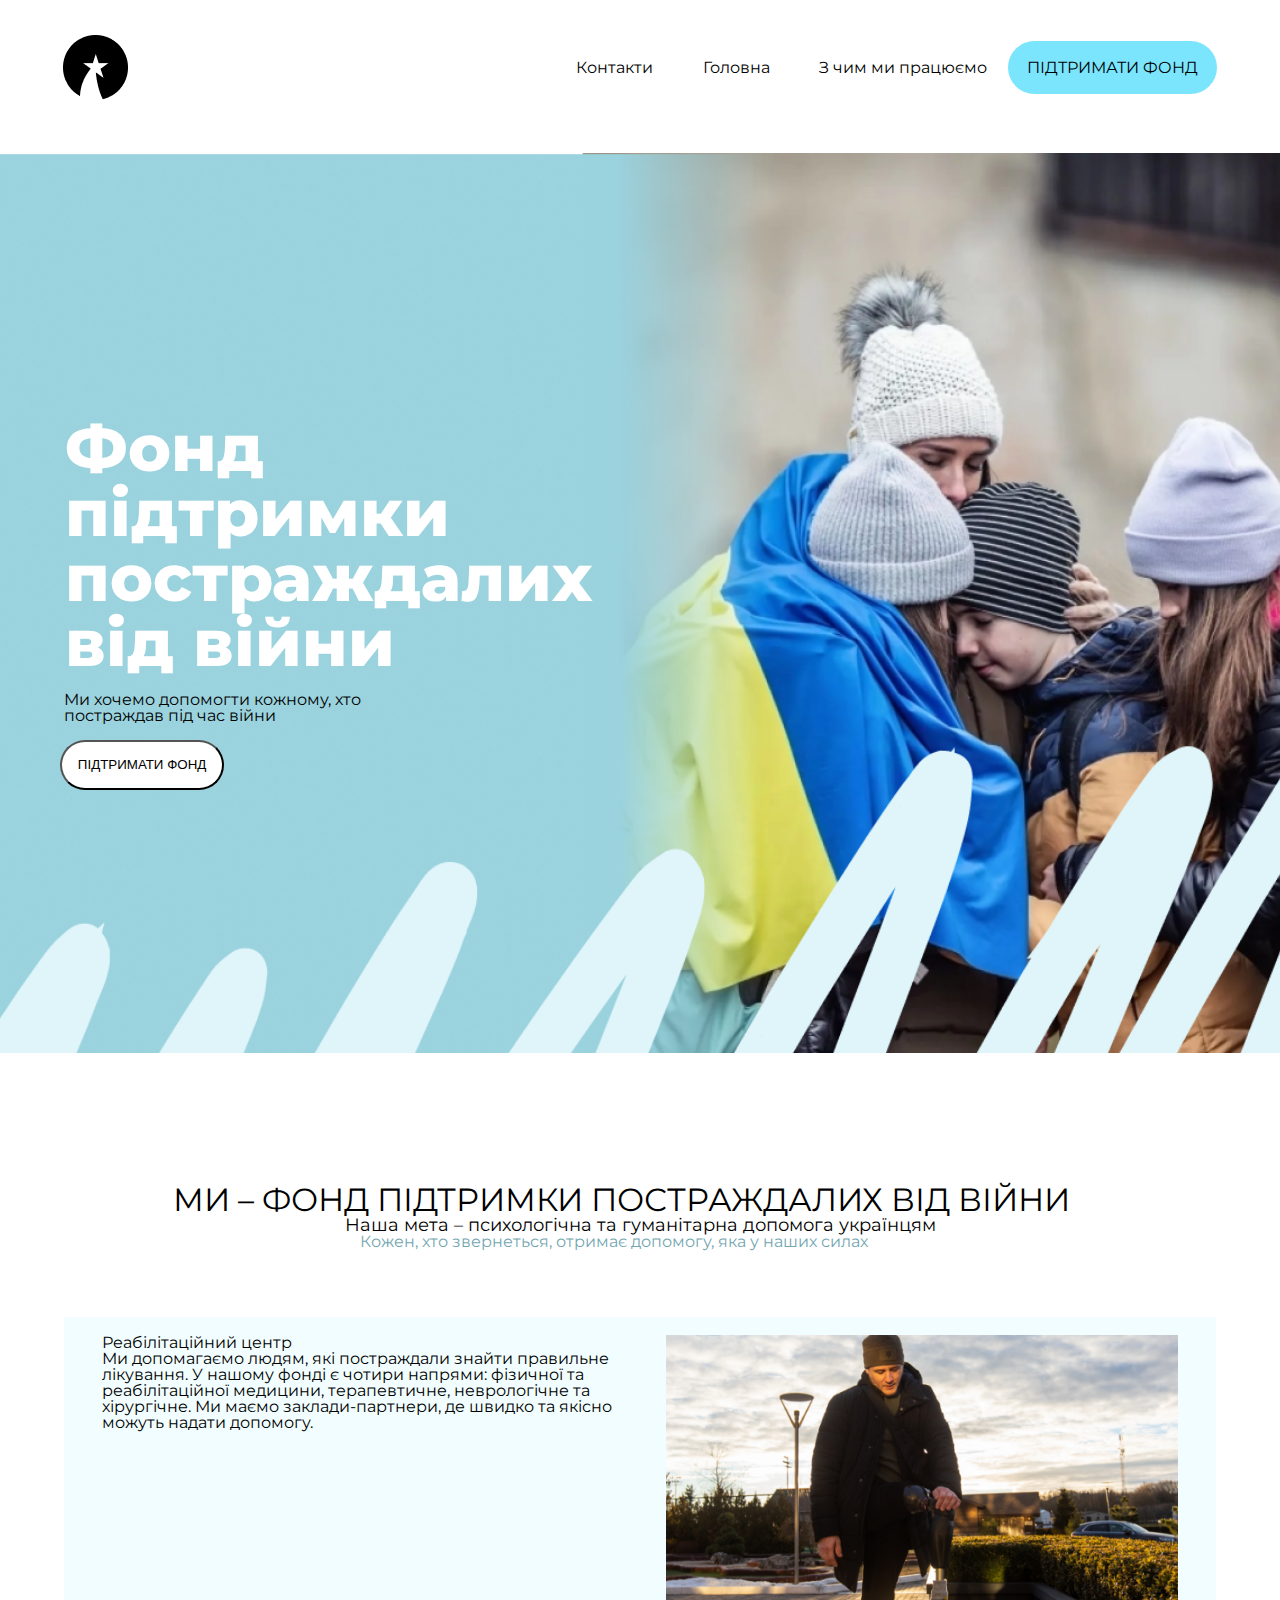
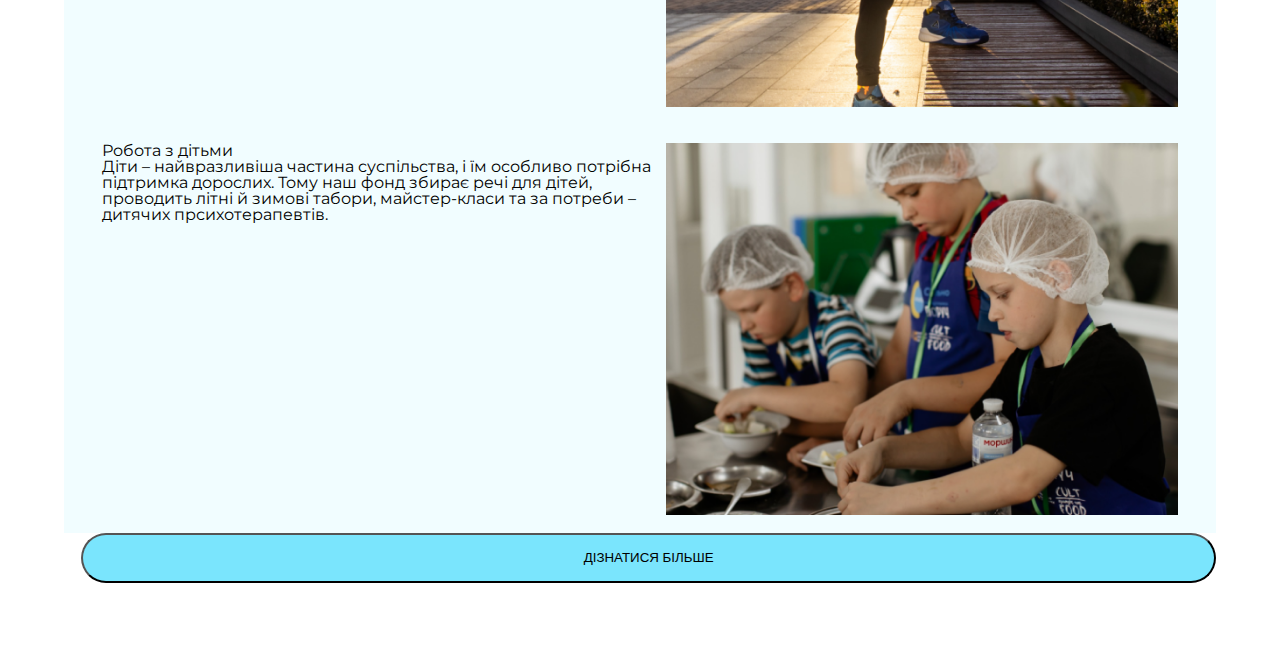
<file: index.html>
<!DOCTYPE html>
<html lang="en">
<head>
    <meta charset="UTF-8">
    <meta name="viewport" content="width=device-width, initial-scale=1.0">
    <title>Document</title>
    <link rel="preconnect" href="https://fonts.googleapis.com">
    <link rel="preconnect" href="https://fonts.gstatic.com" crossorigin>
    <link href="https://fonts.googleapis.com/css2?family=Montserrat:wght@100..900&display=swap" rel="stylesheet">
    <link rel="stylesheet" type="text/css" href="./reset.css" />
    <link rel="stylesheet" href="./style.css" />
</head>
<body>
    <header class="header-container">
       <img src="./assets/images/Subtract.png" class="logo" alt="Матір з трьома дітьми обіймається на холодній вулиці, гріючись під пропором України" />  
        <ul class="menu-list">
                <li class="menu-item">Контакти</li>
                <li class="menu-item">Головна</li>
                <li class="menu-item">З чим ми працюємо</li>
                <li class="menu-item blue-button">Підтримати фонд</li>
        </ul>
    </header>
    <section class="first-screen">
        <article class="first-screen-container">
            <h1 class="main-title">Фонд підтримки постраждалих від війни</h1>
            <h3 class="main-description">Ми хочемо допомогти кожному, хто постраждав під час війни</h3>
            <button class="blue-button white-button">Підтримати фонд</button>
        </article>
    </section>
    <section class="description-screen">
        <article class="description-title">
            <h2 class="descr-header">Ми – фонд підтримки постраждалих від війни</h2>
            <h3 class="descr-sub-header">Наша мета – психологічна та гуманітарна допомога українцям</h3>
            <p class="descr-text blue-text" >Кожен, хто звернеться, отримає допомогу, яка у наших силах</p>
        </article>    
        <article class="description-block">
            <div class="flex-wrapper">
            <h3 class="descr-son-header">Реабілітаційний центр</h3>
            <p class="descr-son-text">Ми допомагаємо людям, які постраждали знайти правильне лікування. У нашому фонді є чотири напрями: фізичної та реабілітаційної медицини, терапевтичне, неврологічне та хірургічне. Ми маємо заклади-партнери, де швидко та якісно можуть надати допомогу.</p>
            </div>
            <img src="./assets/images/man_without_leg.png" alt="Чоловік, який має протез замість втраченої ноги дивиться на нього" class="block-img" />
        </article>
        <article class="description-block">
            <div class="flex-wrapper">
                <h3 class="descr-son-header">Робота з дітьми</h3>
                <p class="descr-son-text">Діти – найвразливіша частина суспільства, і їм особливо потрібна підтримка дорослих. Тому наш фонд збирає речі для дітей, проводить літні й зимові табори, майстер-класи та за потреби – дитячих прсихотерапевтів.</p>
            </div>
            <img src="./assets/images/Children.png" alt="Троє дітей бавляться ліплячи тісто" class="block-img" />
        </article>
        <button class="blue-button">Дізнатися більше</button>
    </section>
</body>
</html>
</file>
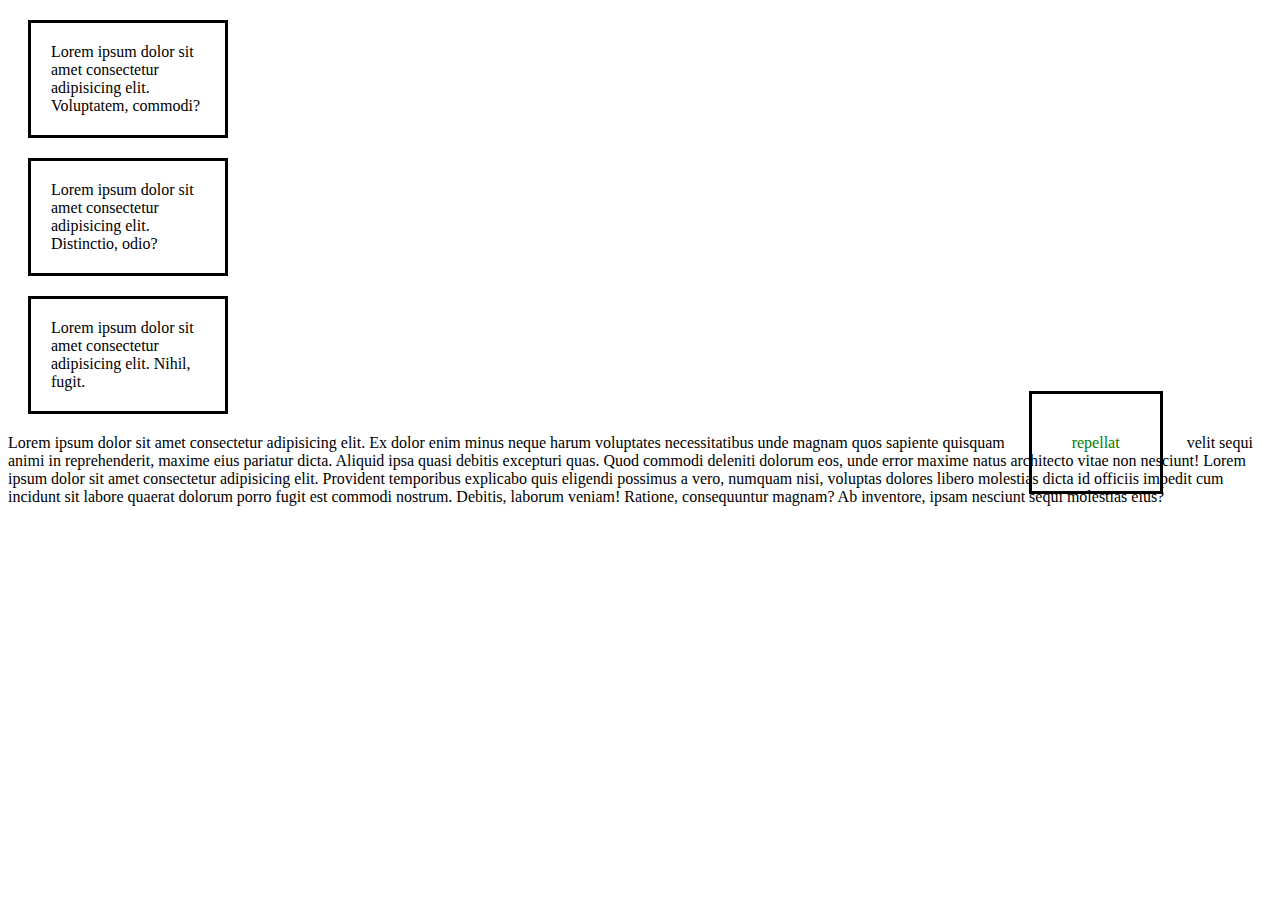
<file: block-model.html>
<!DOCTYPE html>
<html lang="en">
<head>
    <meta charset="UTF-8">
    <meta name="viewport" content="width=device-width, initial-scale=1.0">
    <title>Blocks</title>
    <link rel="stylesheet" href="./blocks.css" />
</head>
<body>
    <div class="box one">Lorem ipsum dolor sit amet consectetur adipisicing elit. Voluptatem, commodi?</div>
    <div class="box two">Lorem ipsum dolor sit amet consectetur adipisicing elit. Distinctio, odio?</div>
    <div class="box">Lorem ipsum dolor sit amet consectetur adipisicing elit. Nihil, fugit.</div>
    <p>Lorem ipsum dolor sit amet consectetur adipisicing elit. Ex dolor enim minus neque harum voluptates necessitatibus unde magnam quos sapiente quisquam <span>repellat</span> velit sequi animi in reprehenderit, maxime eius pariatur dicta. Aliquid ipsa quasi debitis excepturi quas. Quod commodi deleniti dolorum eos, unde error maxime natus architecto vitae non nesciunt! Lorem ipsum dolor sit amet consectetur adipisicing elit. Provident temporibus explicabo quis eligendi possimus a vero, numquam nisi, voluptas dolores libero molestias dicta id officiis impedit cum incidunt sit labore quaerat dolorum porro fugit est commodi nostrum. Debitis, laborum veniam! Ratione, consequuntur magnam? Ab inventore, ipsam nesciunt sequi molestias eius?</p>
</body>
</html>
</file>
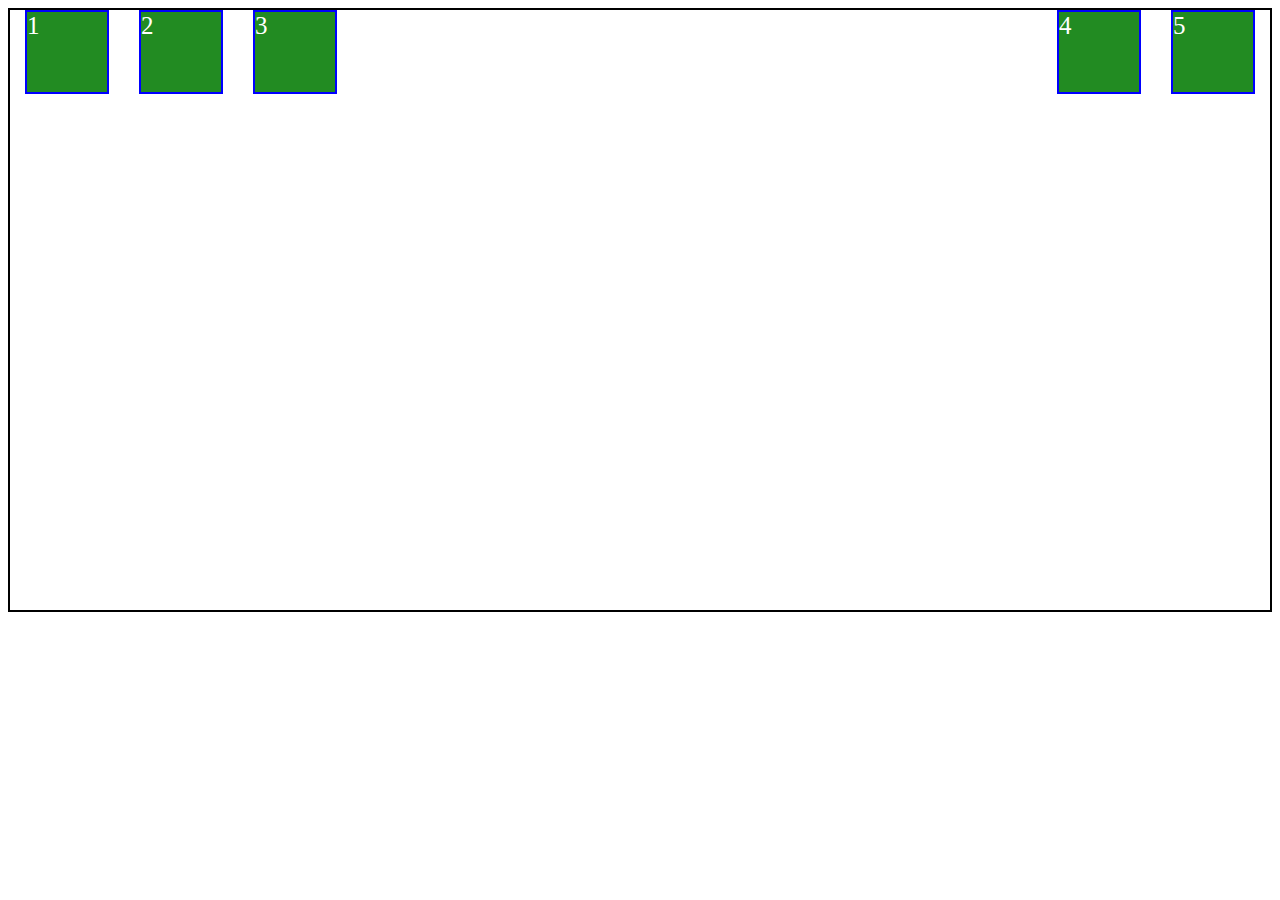
<file: flexbox.html>
<!DOCTYPE html>
<html lang="en">
<head>
    <meta charset="UTF-8">
    <meta name="viewport" content="width=device-width, initial-scale=1.0">
    <title>Document</title>
    <link rel="stylesheet" href="./flex.css" />
</head>
<body>
    <section class="parent">
       <div class="item">1</div>
       <div class="item">2</div>
       <div class="item third">3</div>
       <div class="item fourth">4</div>
       <div class="item fiveth">5</div>
    </section>
</body>
</html>
</file>
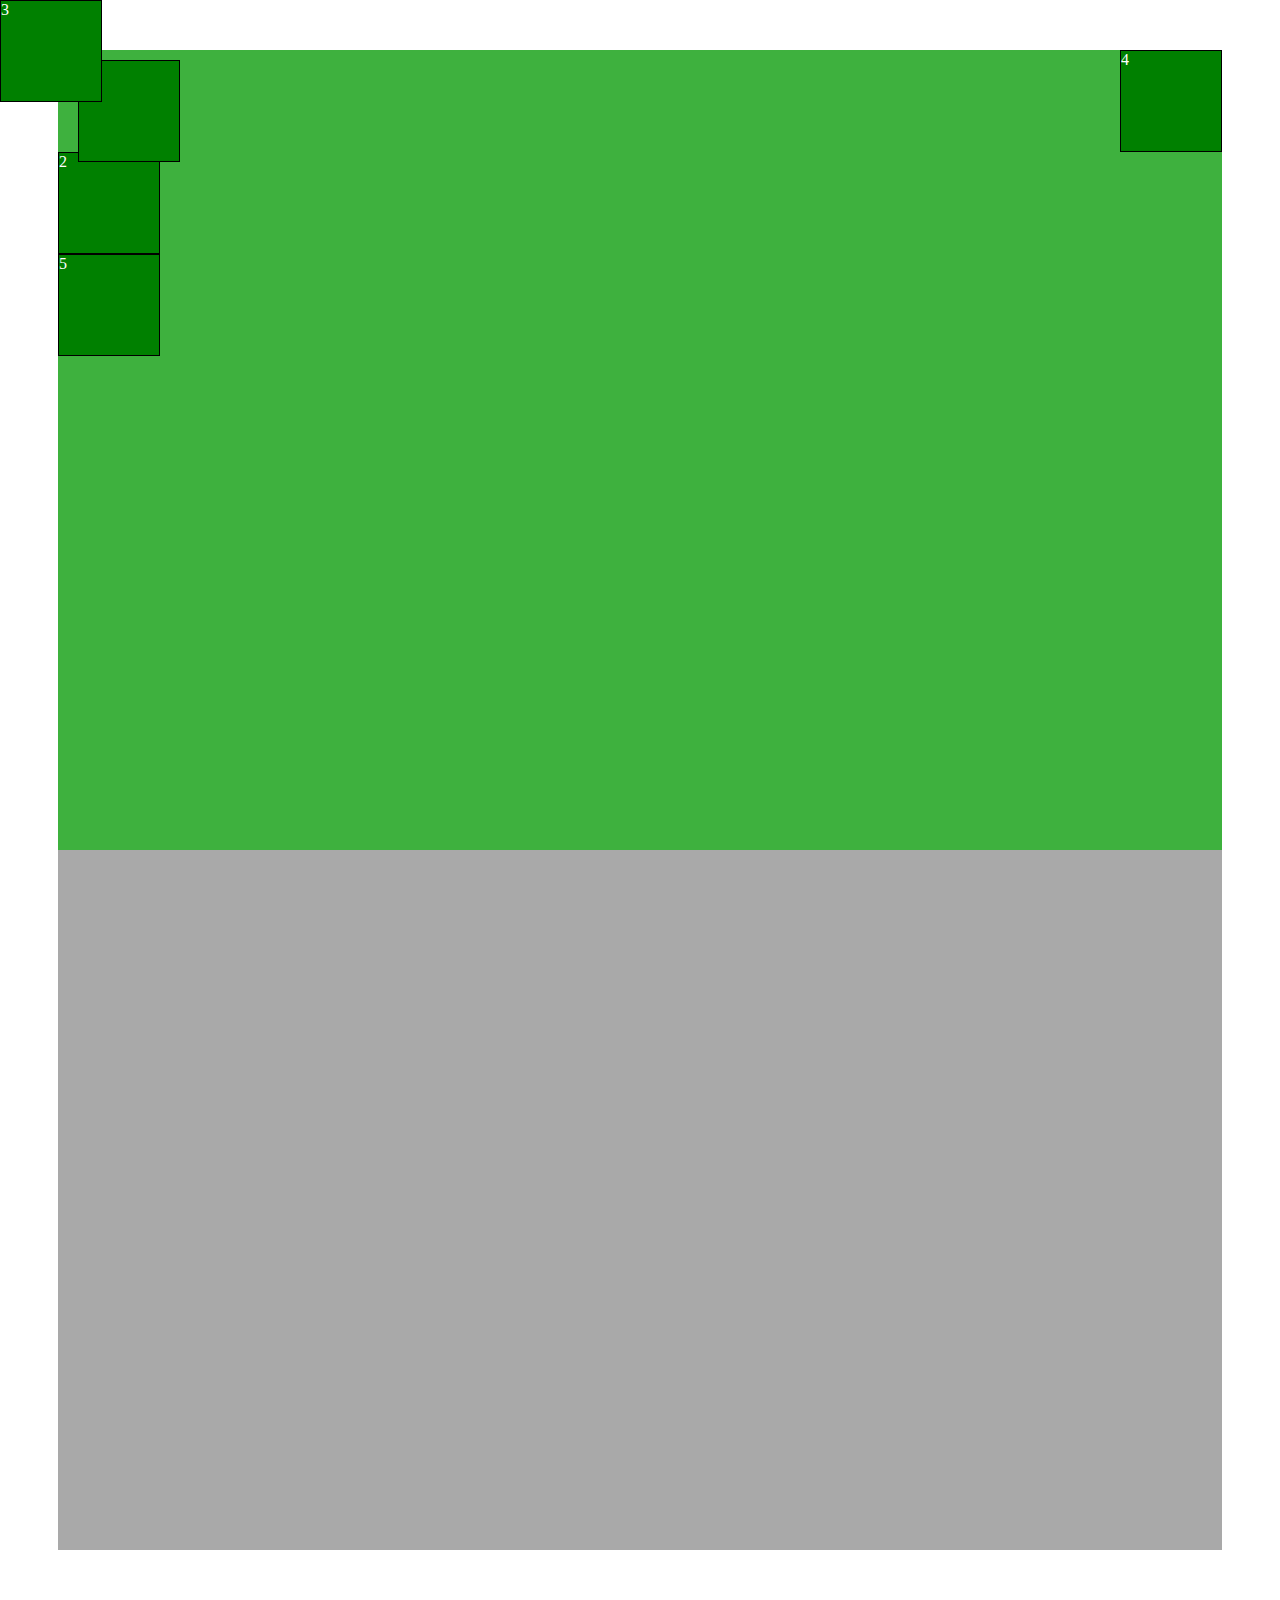
<file: positions.html>
<!DOCTYPE html>
<html lang="en">
<head>
    <meta charset="UTF-8">
    <meta name="viewport" content="width=device-width, initial-scale=1.0">
    <title>Document</title>
    <link rel="stylesheet" href="./positions-style.css">
</head>
<body>
    <section class="grand-parent">
        <article class="parent">
            <div class="child one">1</div>
            <div class="child two">2</div>
            <div class="child three">3</div>
            <div class="child four">4</div>
            <div class="child five">5</div>
        </article>
    </section>
</body>
</html>
</file>
<file: blocks.css>
.box {
    width: 200px;
/*    border-width: 3px;
    border-style:solid ;
    border-color: black ;
*/
    border: 3px solid black;
    padding: 20px;
    margin: 20px;
    display: block;
    box-sizing: border-box;
}


span {
    color: green;
    border: 3px solid black;
    padding: 40px;
    margin: 20px;
}
</file>
<file: flex.css>
.parent{
    height: 600px;
    border: 2px solid black;
    display: flex;
    flex-direction: row;
    justify-content: center;
    align-items: flex-start;
}

.item{
    width: 80px;
    height: 80px;
    background-color: forestgreen;
    border: 2px solid blue;
    color: white;
    font-size: 25px;
    /* flex-basis: 100px;
    flex-grow: 1;
    flex-shrink: 1; */
    margin: 0 15px;
}

.third{
    /* flex-grow: 5; */
}

.fourth{
    /* flex-shrink: 4; */
    margin-left: auto;
}

.fiveth{

}
</file>
<file: positions-style.css>
.grand-parent{
    height: 1500px;
    background-color: darkgray;
    margin: 50px;
}

.parent{
    position: relative;
    height: 800px;
    background-color: rgb(62, 177, 62);
}

.child{
    width: 100px;
    height: 100px;
    border: 1px solid black;
    background-color: green;
    color: white;
}

.one{
    position: relative;
    top: 10px;
    left: 20px;
}

.two{

}

.three{
    position: fixed;
    left: 0;
    top: 0;
    z-index: 2;
}

.four{
    position: absolute;
    top: 0;
    right: 0;
}

.five{
    position: sticky;
    top: 10px;
    z-index: 1;
}
</file>
<file: style.css>
@font-face {
    font-family: 'RopaSans';
    src: url(./assets/fonts/RopaSans-Regular.ttf) format("truetype");
}
@import url(../reset.css);

/* General */
body {
    font-family: "Montserrat", sans-serif;  
    font-size: 1em;
}

.blue-text{
    color: #73A6B1;
}

/* header */

.header-container{
    display: flex;
    align-items: center;
    padding: 2.2em 3.94em;
    justify-content: space-between;
    position: fixed;
    background-color: white;
    top: 0;
    left: 0;
    right: 0;
}

.logo {

}

.menu-list{
    display: flex;
    align-items: center;
}

.menu-item{
    margin-left: 3.1em;
}

.blue-button{
    text-transform: uppercase;
    background-color: rgb(122, 229, 253);
    padding: 1.15em 1.19em;
    border-radius: 4.83rem;
    margin-left: 1.3em;
}


/* first-screen */

.first-screen{
    background-image: url('./assets/images/Frame\ 12146\ 1.png');
    background-repeat: no-repeat;
    background-size: cover;
    background-position: bottom;
    width: 100%;
    height: 100vh;
    display: flex;
    flex-direction: row;
    align-items: center;
    margin-top: 17vh;
}

.first-screen-container{
    width: 40%;
}

.main-title {
    color: white;
    font-weight: 800;
    font-size: 4.06em;
    line-height: 1;
    margin-left: 1em;
}

.main-description {
    margin: 1em 4em;
}

.white-button{
    background-color: white;
    margin-left: 4.5em;
}

/* description block */

.description-screen {
    padding: 5vw;
    display: flex;
    flex-direction: column;
    justify-content: center;
}

.description-title {
    height: 12.5em;
    display: flex;
    flex-direction: column;
    justify-content: center;
    align-items: center;
    flex-wrap: wrap;
}

.descr-header{
    width: 29.2em;
    text-transform: uppercase;
    font-size: 2em;
}

.descr-sub-header{
    font-size: large;
}

.descr-text{
    width: 35em;
}

/* Two blocks section */

.description-block{
    display: flex;
    flex-direction: row;
    background-color: #f1fdff;
    padding: 2vh 3vw; 
}

.block-img{
    max-width: 40vw;
}

@media screen and (max-width: 500px) {
    body{ background-color: grey;
    }

    .description-block{
    flex-direction: column;
    }
}
</file>
